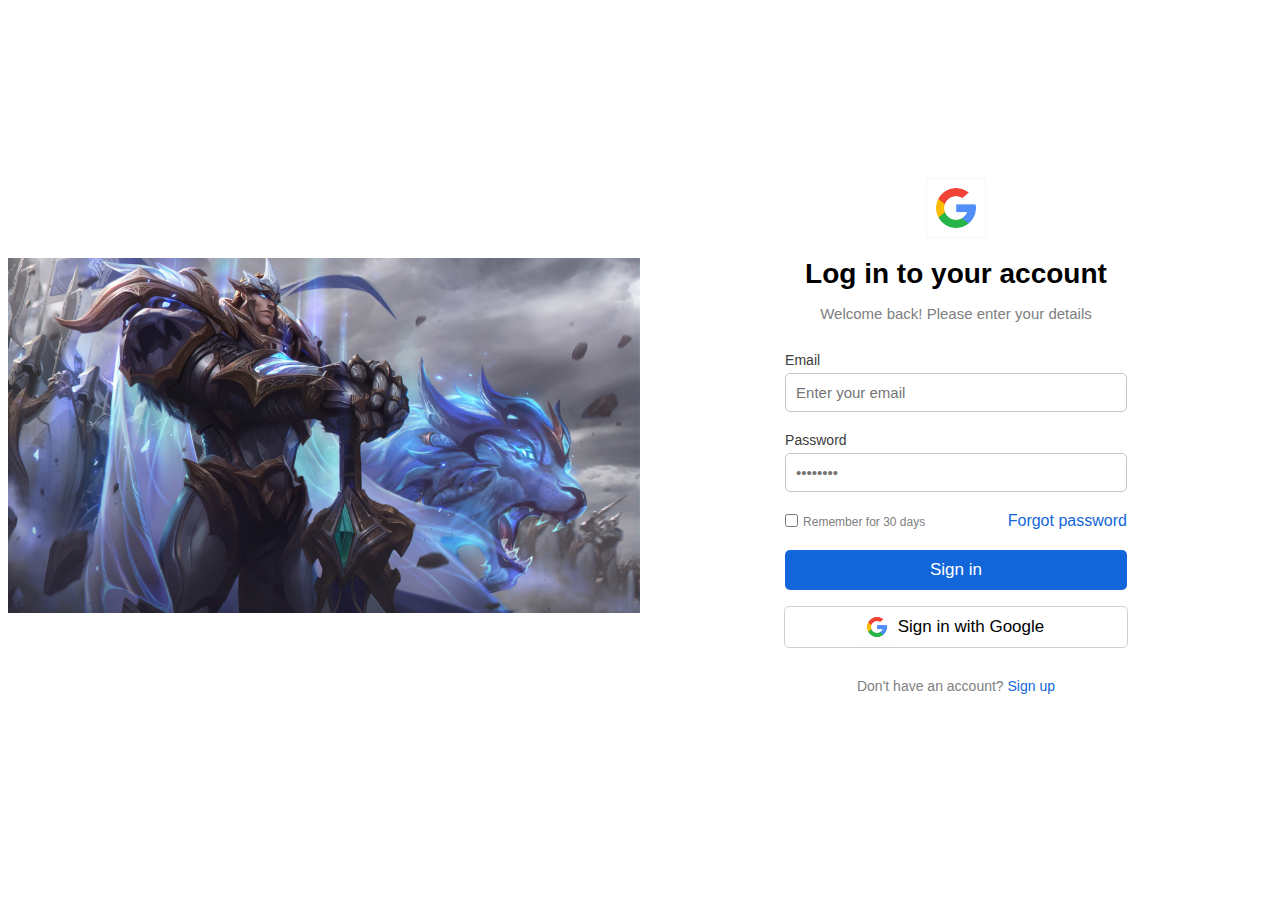
<file: index.html>
<!DOCTYPE html>
<html lang="en">

<head>
    <meta charset="UTF-8">
    <meta name="viewport" content="width=device-width, initial-scale=1.0">
    <title>Ryzan</title>
    <link rel="icon" type="image/x-icon" href="icons/favicon.ico">
    <link rel="stylesheet" href="styles/general.css">
    <link rel="stylesheet" href="styles/body.css">
</head>

<body>
    <main>
        <div class="left-section">
            <img class="main-logo" src="icons/garen.jpg">
        </div>
        <div class="right-section">
            <div class="login-section">
                <img class="small-icon" src="icons/google-icon.png">
                <div class="login-text">Log in to your account</div>
                <div class="welcome-text">Welcome back! Please enter your details</div>
                <div class="email-input-container">
                    <label class="email-input-label" for="email-text-area">Email</label>
                    <input class="email-input" id="email-text-area" placeholder="Enter your email">
                </div>
                <div class="password-input-container">
                    <label class="password-input-label" for="password-text-area">Password</label>
                    <input class="password-input" id="password-text-area" type="password" placeholder="••••••••">
                </div>
                <div class="password-options">
                    <div class="left-password-options">
                        <input class="remember-password-button" type="checkbox">
                        <div class="remember-password-text">Remember for 30 days</div>
                    </div>
                    <div class="right-password-options">
                        <a class="forgot-password-link" href="/forgot-password" target="_blank">Forgot password</a>
                    </div>
                </div>
                <button class="signin-button">Sign in</button>
                <div class="google-signin-container">
                    <img class="google-signin-icon" src="icons/google-icon.png">
                    <button class="google-signin-button">Sign in with Google</button>
                </div>
                <div class="signup-container">
                    <p><span style="color: gray;">Don't have an account? </span><span><a class="signup-link"
                                href="/signup" target="_blank">Sign up</a></span></p>
                </div>
            </div>
        </div>
    </main>
</body>

</html>
</file>
<file: styles/general.css>
body {
    font-family: Roboto, Arial;
}

p {
    margin-top: 0px;
    margin-bottom: 0px;
}
</file>
<file: styles/body.css>
main {
    display: grid;
    grid-template-columns: 1fr 1fr;
    height: 95vh;
}

.left-section {
    display: flex;
    align-items: center;
    justify-content: center;
    overflow: hidden;
}

.main-logo {
    width: 100%;
    max-width: 700px;
}

@media (max-width: 768px) {
    .main-logo {
        max-width: 80%;
    }
}

@media (max-width: 480px) {
    .main-logo {
        max-width: 90%;
    }
}

.right-section {
    display: flex;
    align-items: center;
    justify-content: center;
}

.login-section {
    display: flex;
    flex-direction: column;
    align-items: center;
    justify-content: center;
    max-width: 700px;
}

.small-icon {
    height: 60px;
    margin-bottom: 20px;
}

.login-text {
    font-size: 28px;
    font-weight: 600;
    margin: 0px 20px 15px 20px;
}

.welcome-text {
    font-size: 15px;
    color: gray;
    margin-bottom: 30px;
}

.email-input-container {
    width: 100%;
    display: flex;
    flex-direction: column;
    justify-content: center;
    margin-bottom: 20px;
}

.email-input-label {
    color: rgb(59, 59, 59);
    font-size: 14px;
    font-weight: 600px;
    margin-bottom: 5px;
}

.email-input {
    box-sizing: border-box;
    padding: 10px 0px 10px 10px;
    border: 1px solid rgb(199, 197, 197);
    border-radius: 5px;
    font-size: 15px;
}

.password-input-container {
    width: 100%;
    display: flex;
    flex-direction: column;
    justify-content: center;
    margin-bottom: 20px;
}

.password-input-label {
    color: rgb(59, 59, 59);
    font-size: 14px;
    font-weight: 600px;
    margin-bottom: 5px;
}

.password-input {
    box-sizing: border-box;
    padding: 10px 10px 10px 10px;
    border: 1px solid rgb(199, 197, 197);
    border-radius: 5px;
    font-size: 15px;
}

.password-options {
    display: flex;
    flex-direction: row;
    align-items: center;
    justify-content: space-between;
    width: 100%;
    margin-bottom: 20px;
}

.left-password-options {
    display: flex;
    flex-direction: row;
    align-items: center;
    justify-content: center;
}

.remember-password-button {
    margin: 0px 5px 0px 0px;
}

.remember-password-text {
    padding-top: 2px;
    ;
    font-size: 12px;
    color: gray;
}

.right-password-options {
    display: flex;
    align-items: center;
    justify-content: center;
}

.forgot-password-link {
    text-decoration: none;
    font-weight: 500;
    color: rgb(19, 102, 217);
}

.signin-button {
    width: 100%;
    padding-top: 10px;
    padding-bottom: 10px;

    color: white;
    font-size: 17px;

    background-color: rgb(19, 102, 217);
    border: none;
    border-radius: 5px;

    margin-bottom: 16px;
    transition: all 0.15s;
    cursor: pointer;
}

.signin-button:hover {
    opacity: 0.85;
}

.signin-button:active {
    opacity: 0.7;
}

.google-signin-container {
    width: 100%;
    display: flex;
    flex-direction: row;
    align-items: center;
    justify-content: center;

    border: 1px solid rgb(207, 207, 207);
    border-radius: 5px;
    transition: all 0.15s;
    cursor: pointer;

    margin-bottom: 30px;
}

.google-signin-icon {
    height: 30px;
}

.google-signin-button {
    padding-top: 10px;
    padding-bottom: 10px;

    color: black;
    font-family: Roboto, Arial;
    font-size: 17px;

    background-color: transparent;
    border: none;
    border-radius: 5px;
    cursor: pointer;
}

.signin-button:hover,
.google-signin-container:hover {
    opacity: 0.85;
}

.signin-button:active,
.google-signin-container:active {
    opacity: 0.7;
}

.signup-container {
    font-size: 14px;
}

.signup-link {
    text-decoration: none;
    color: rgb(19, 102, 217);
}
</file>
